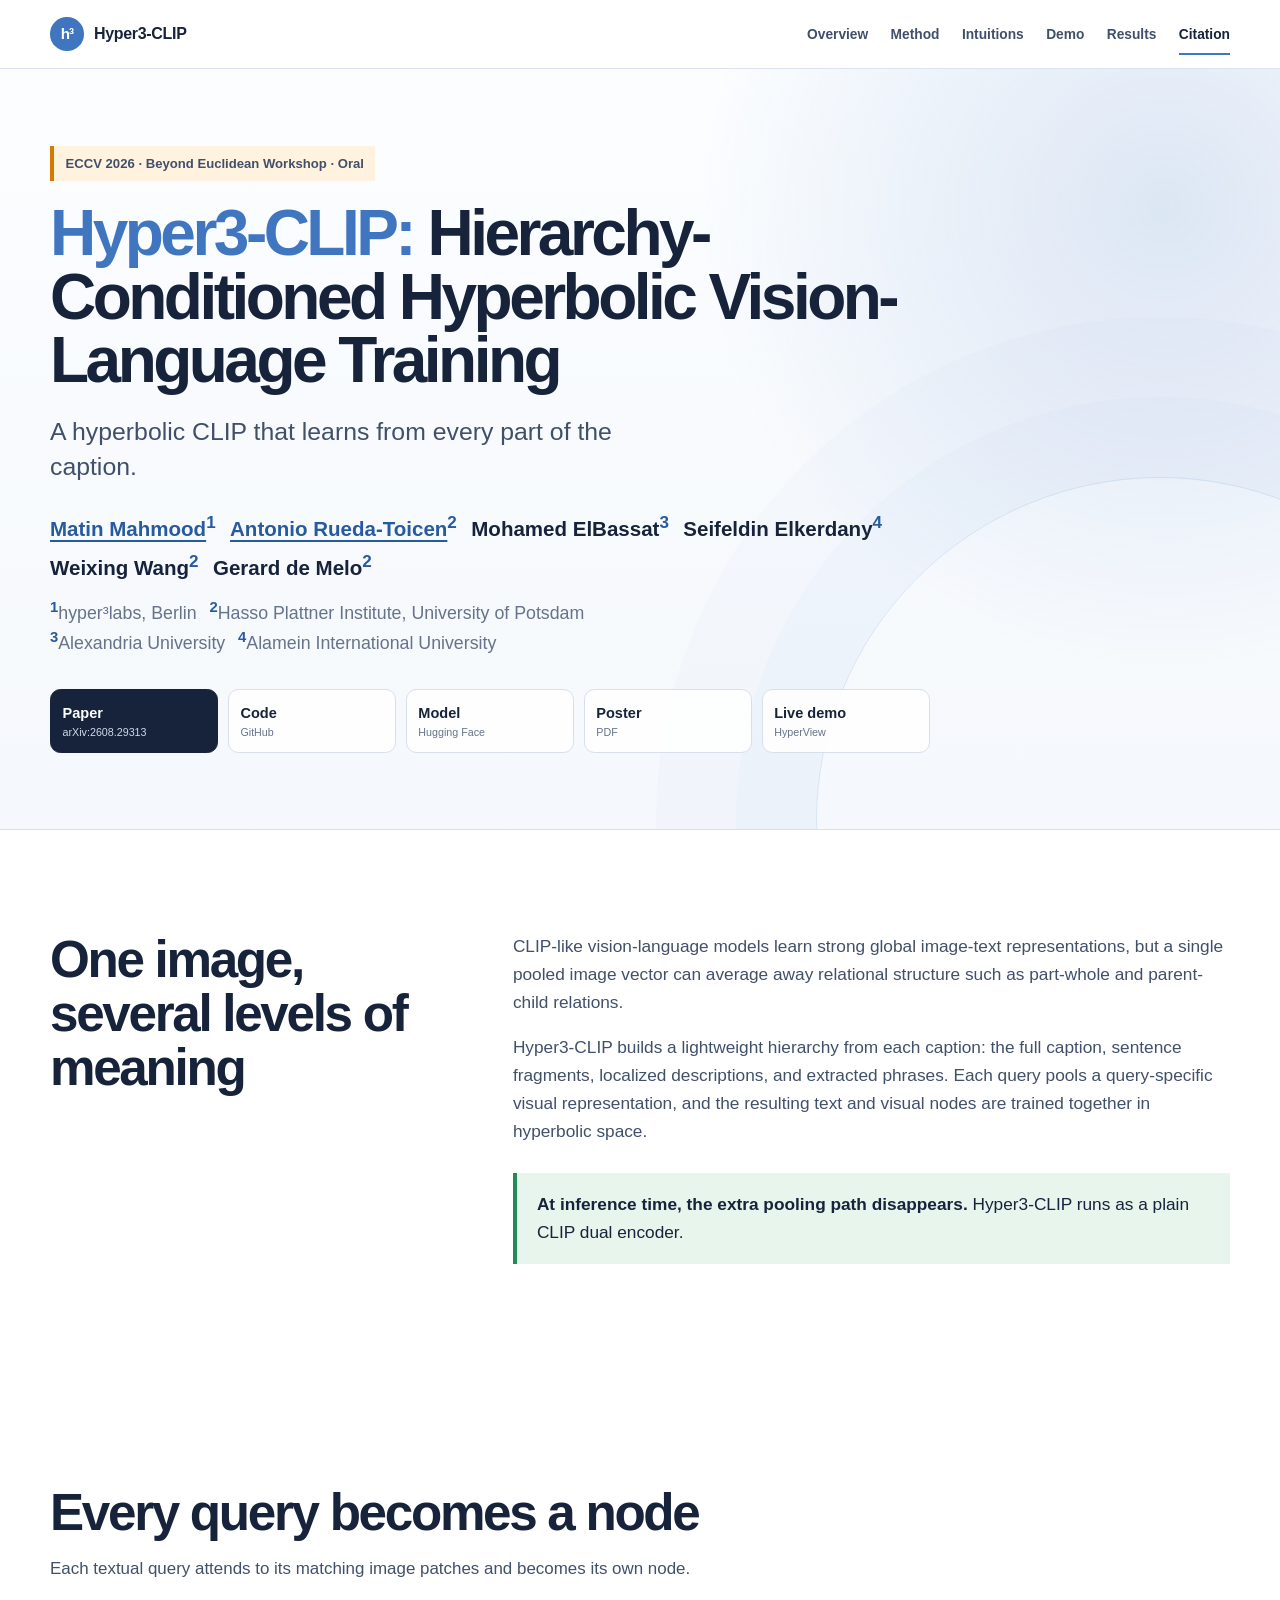
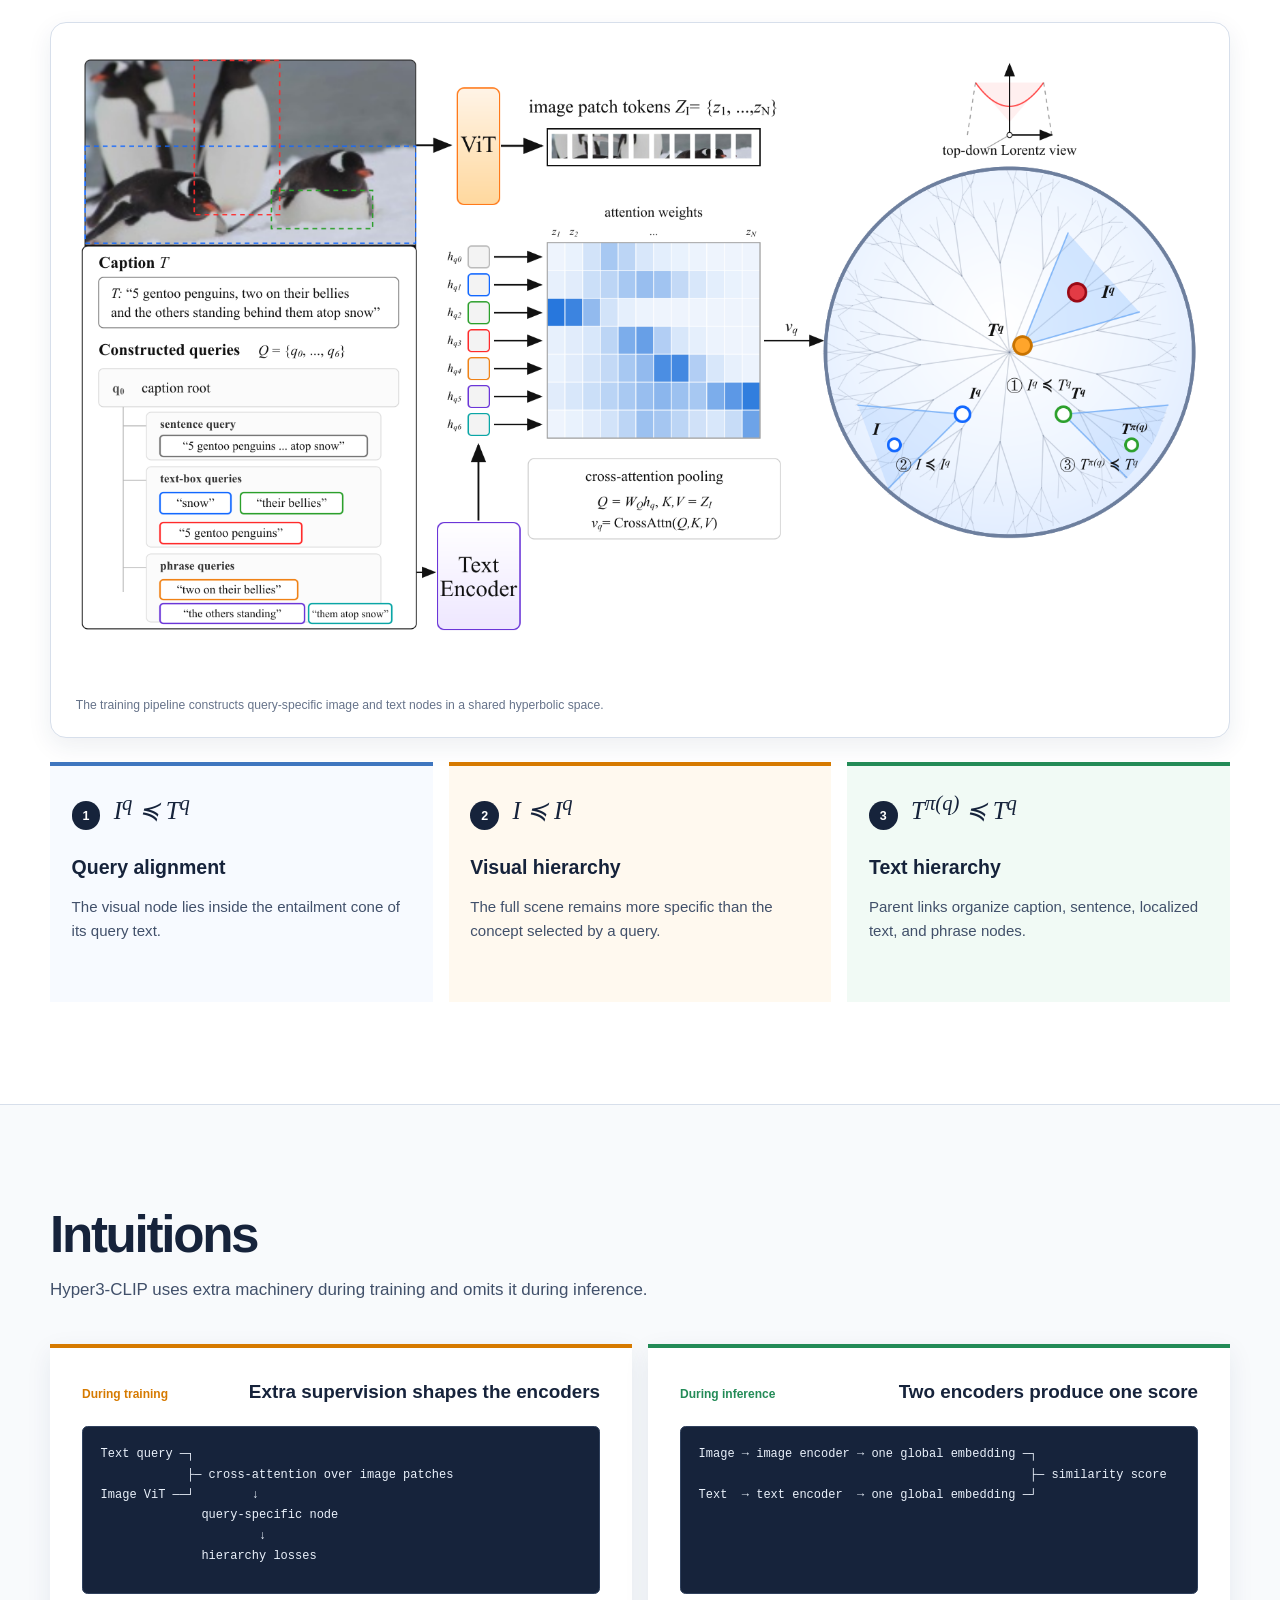
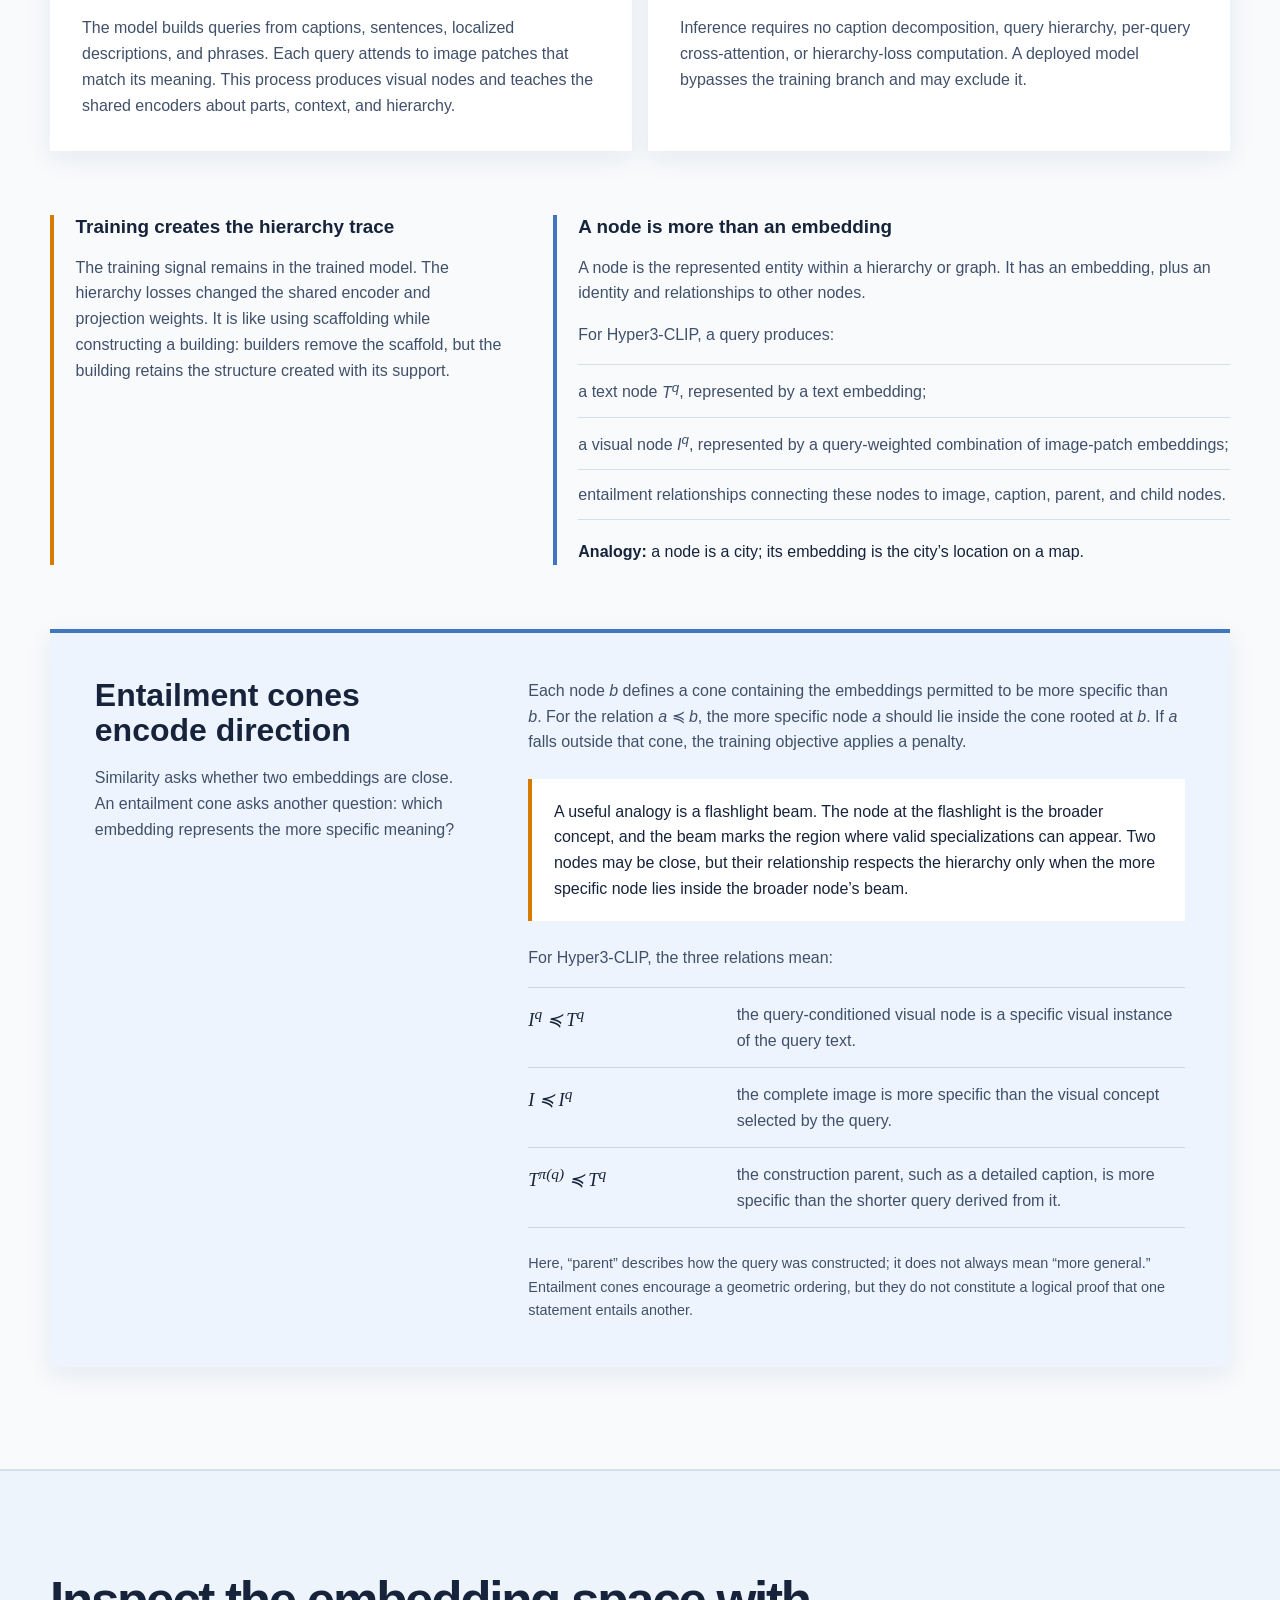
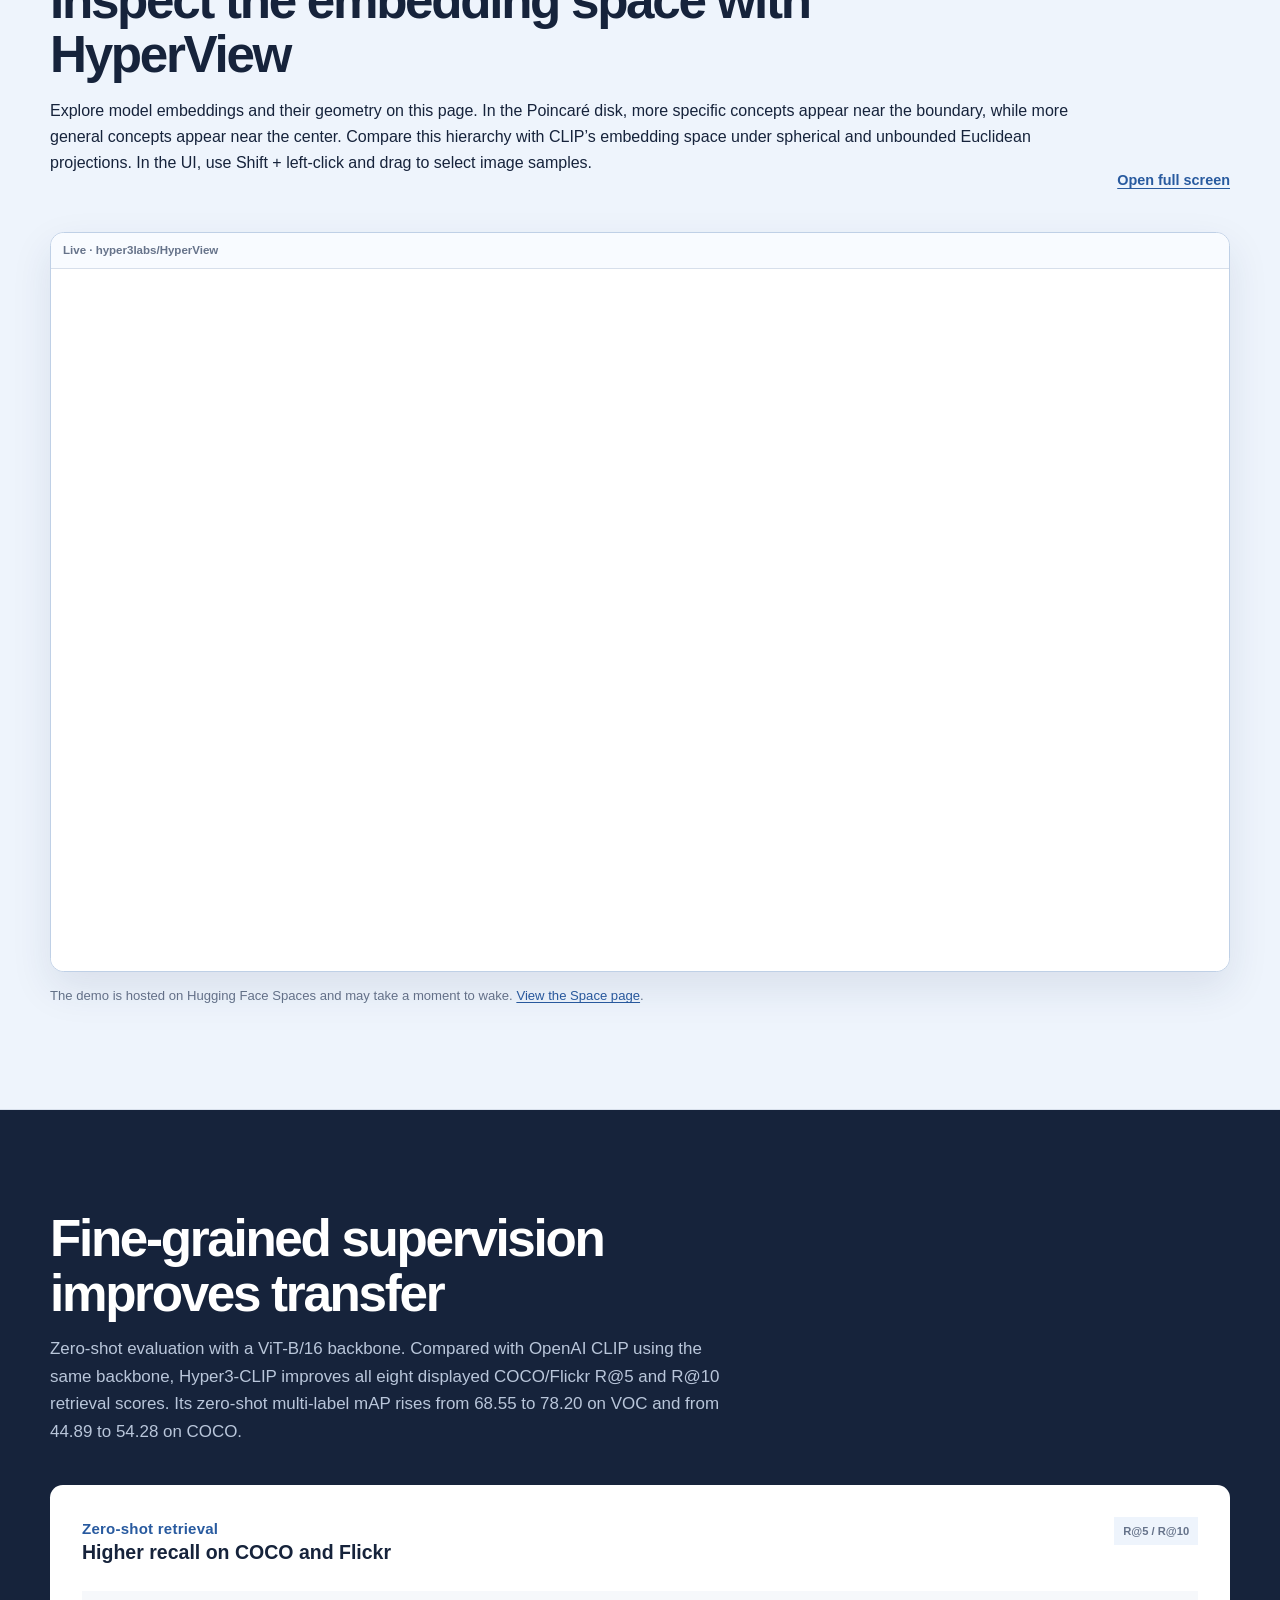
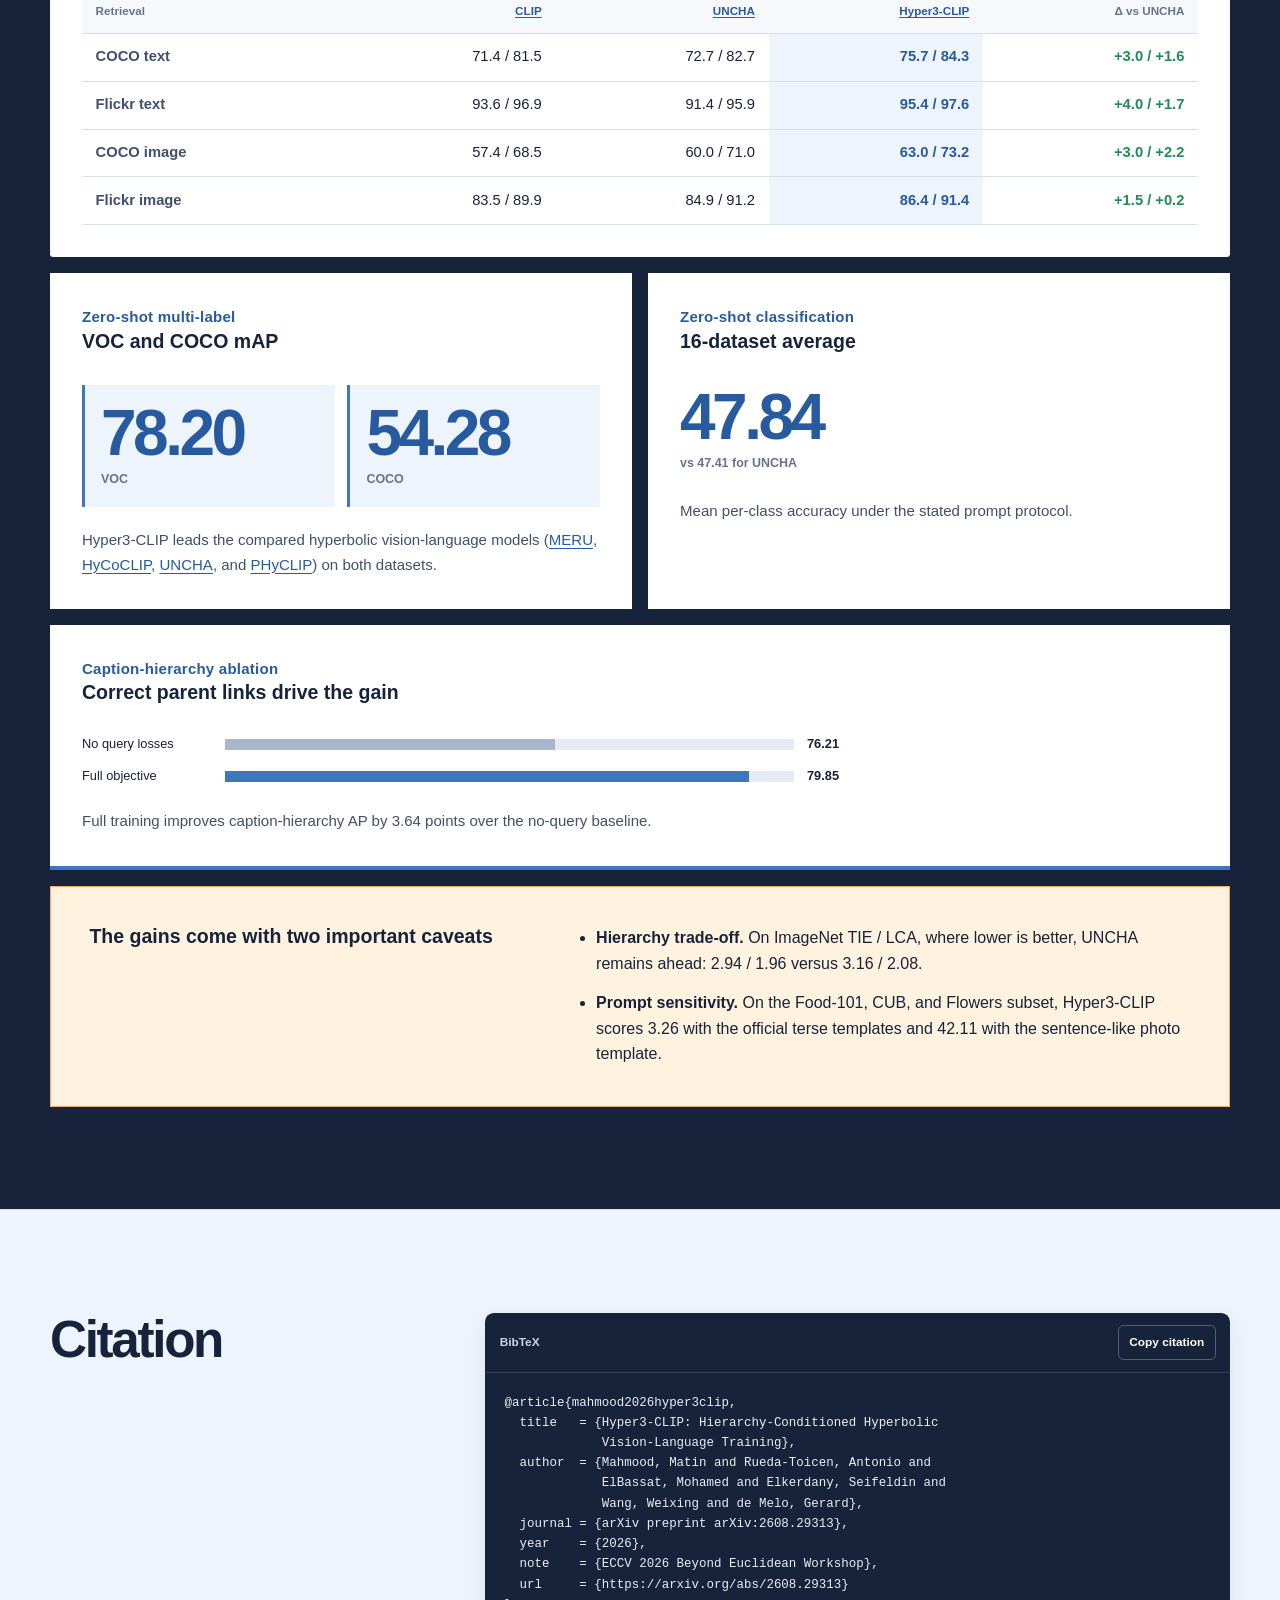
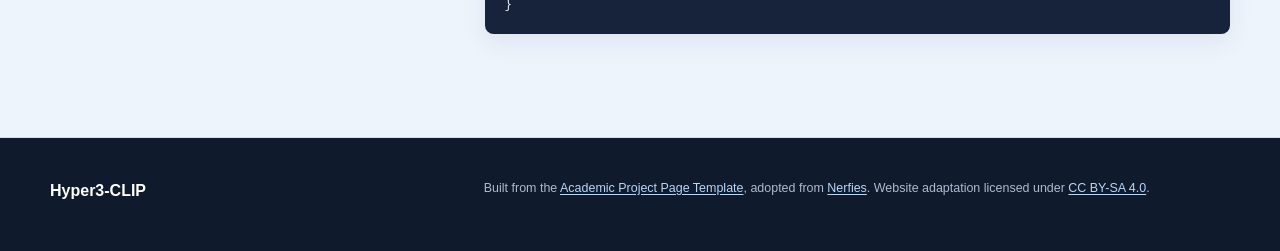
<file: index.html>
<!doctype html>
<html lang="en">
<head>
  <meta charset="utf-8">
  <meta name="viewport" content="width=device-width, initial-scale=1">

  <title>Hyper3-CLIP | ECCV 2026 Beyond Euclidean Workshop</title>
  <meta name="title" content="Hyper3-CLIP: Hierarchy-Conditioned Hyperbolic Vision-Language Training">
  <meta name="description" content="Hyper3-CLIP learns query-conditioned visual nodes in hyperbolic space, improving retrieval and multi-label transfer while preserving plain CLIP inference.">
  <meta name="keywords" content="Hyper3-CLIP, hyperbolic learning, vision-language models, CLIP, hierarchical representation learning, image-text retrieval, ECCV 2026">
  <meta name="author" content="Matin Mahmood, Antonio Rueda-Toicen, Mohamed ElBassat, Seifeldin Elkerdany, Weixing Wang, Gerard de Melo">
  <meta name="robots" content="index, follow">
  <meta name="theme-color" content="#16233b">
  <link rel="canonical" href="https://hyper3labs.github.io/hyper3clip-eccv/">

  <meta property="og:type" content="article">
  <meta property="og:site_name" content="hyper³labs">
  <meta property="og:title" content="Hyper3-CLIP: Hierarchy-Conditioned Hyperbolic Vision-Language Training">
  <meta property="og:description" content="A hyperbolic CLIP that learns from every part of the caption.">
  <meta property="og:url" content="https://hyper3labs.github.io/hyper3clip-eccv/">
  <meta property="og:image" content="https://hyper3labs.github.io/hyper3clip-eccv/static/images/social_preview.png">
  <meta property="og:image:width" content="1200">
  <meta property="og:image:height" content="630">
  <meta property="og:image:alt" content="Hyper3-CLIP title and query-conditioned penguin hierarchy">
  <meta property="article:published_time" content="2026-08-29T14:55:40Z">
  <meta property="article:section" content="Computer Vision">

  <meta name="twitter:card" content="summary_large_image">
  <meta name="twitter:title" content="Hyper3-CLIP">
  <meta name="twitter:description" content="A hyperbolic CLIP that learns from every part of the caption.">
  <meta name="twitter:image" content="https://hyper3labs.github.io/hyper3clip-eccv/static/images/social_preview.png">

  <meta name="citation_title" content="Hyper3-CLIP: Hierarchy-Conditioned Hyperbolic Vision-Language Training">
  <meta name="citation_author" content="Mahmood, Matin">
  <meta name="citation_author" content="Rueda-Toicen, Antonio">
  <meta name="citation_author" content="ElBassat, Mohamed">
  <meta name="citation_author" content="Elkerdany, Seifeldin">
  <meta name="citation_author" content="Wang, Weixing">
  <meta name="citation_author" content="de Melo, Gerard">
  <meta name="citation_publication_date" content="2026/08/29">
  <meta name="citation_conference_title" content="ECCV 2026 Beyond Euclidean Workshop">
  <meta name="citation_arxiv_id" content="2608.29313">
  <meta name="citation_pdf_url" content="https://arxiv.org/pdf/2608.29313">

  <link rel="icon" href="static/images/favicon.svg" type="image/svg+xml">
  <link rel="stylesheet" href="static/css/index.css">
  <script defer src="static/js/index.js"></script>

  <script type="application/ld+json">
  {
    "@context": "https://schema.org",
    "@type": "ScholarlyArticle",
    "headline": "Hyper3-CLIP: Hierarchy-Conditioned Hyperbolic Vision-Language Training",
    "description": "A hierarchy-conditioned hyperbolic vision-language model with query-conditioned visual pooling.",
    "datePublished": "2026-08-29",
    "url": "https://hyper3labs.github.io/hyper3clip-eccv/",
    "image": "https://hyper3labs.github.io/hyper3clip-eccv/static/images/social_preview.png",
    "sameAs": "https://arxiv.org/abs/2608.29313",
    "isAccessibleForFree": true,
    "author": [
      {"@type": "Person", "name": "Matin Mahmood", "affiliation": {"@type": "Organization", "name": "hyper³labs"}},
      {"@type": "Person", "name": "Antonio Rueda-Toicen", "affiliation": {"@type": "Organization", "name": "Hasso Plattner Institute, University of Potsdam"}},
      {"@type": "Person", "name": "Mohamed ElBassat", "affiliation": {"@type": "Organization", "name": "Alexandria University"}},
      {"@type": "Person", "name": "Seifeldin Elkerdany", "affiliation": {"@type": "Organization", "name": "Alamein International University"}},
      {"@type": "Person", "name": "Weixing Wang", "affiliation": {"@type": "Organization", "name": "Hasso Plattner Institute, University of Potsdam"}},
      {"@type": "Person", "name": "Gerard de Melo", "affiliation": {"@type": "Organization", "name": "Hasso Plattner Institute, University of Potsdam"}}
    ],
    "about": ["vision-language models", "hyperbolic representation learning", "image-text retrieval"]
  }
  </script>
</head>
<body>
  <a class="skip-link" href="#main-content">Skip to content</a>

  <header class="site-header">
    <nav class="nav-shell" aria-label="Primary navigation">
      <a class="lab-mark" href="#top" aria-label="Hyper3-CLIP home">
        <span aria-hidden="true" class="lab-glyph">h³</span>
        <span>Hyper3-CLIP</span>
      </a>
      <div class="nav-links">
        <a href="#overview">Overview</a>
        <a href="#method">Method</a>
        <a href="#intuitions">Intuitions</a>
        <a href="#demo">Demo</a>
        <a href="#results">Results</a>
        <a href="#citation">Citation</a>
      </div>
    </nav>
  </header>

  <main id="main-content">
    <section class="publication-header" id="top">
      <div class="container hero-grid">
        <div class="hero-copy">
          <p class="venue-line">ECCV 2026 · Beyond Euclidean Workshop · Oral</p>
          <h1 class="publication-title">
            <span>Hyper3-CLIP:</span> Hierarchy-Conditioned Hyperbolic Vision-Language Training
          </h1>
          <p class="hero-deck">A hyperbolic CLIP that learns from every part of the caption.</p>

          <div class="publication-authors" aria-label="Authors">
            <span><a href="mailto:matin@hyper3labs.com">Matin Mahmood</a><sup>1</sup></span>
            <span><a href="mailto:antonio.rueda-toicen@hpi.de">Antonio Rueda-Toicen</a><sup>2</sup></span>
            <span>Mohamed ElBassat<sup>3</sup></span>
            <span>Seifeldin Elkerdany<sup>4</sup></span>
            <span>Weixing Wang<sup>2</sup></span>
            <span>Gerard de Melo<sup>2</sup></span>
          </div>

          <div class="affiliations">
            <span><sup>1</sup>hyper³labs, Berlin</span>
            <span><sup>2</sup>Hasso Plattner Institute, University of Potsdam</span>
            <span><sup>3</sup>Alexandria University</span>
            <span><sup>4</sup>Alamein International University</span>
          </div>

          <div class="publication-links" aria-label="Project resources">
            <a class="resource-button resource-button--primary" href="https://arxiv.org/abs/2608.29313" target="_blank" rel="noopener noreferrer">
              <span class="resource-label">Paper</span><span class="resource-meta">arXiv:2608.29313</span>
            </a>
            <a class="resource-button" href="https://github.com/Hyper3Labs/hyper3-clip" target="_blank" rel="noopener noreferrer">
              <span class="resource-label">Code</span><span class="resource-meta">GitHub</span>
            </a>
            <a class="resource-button" href="https://huggingface.co/hyper3labs/hyper3-clip" target="_blank" rel="noopener noreferrer">
              <span class="resource-label">Model</span><span class="resource-meta">Hugging Face</span>
            </a>
            <a class="resource-button" href="static/pdfs/hyper3clip-poster.pdf" target="_blank">
              <span class="resource-label">Poster</span><span class="resource-meta">PDF</span>
            </a>
            <a class="resource-button" href="https://huggingface.co/spaces/hyper3labs/HyperView" target="_blank" rel="noopener noreferrer">
              <span class="resource-label">Live demo</span><span class="resource-meta">HyperView</span>
            </a>
          </div>
        </div>
      </div>
    </section>

    <section class="section" id="overview">
      <div class="container split-layout">
        <div>
          <h2>One image, several levels of meaning</h2>
        </div>
        <div class="prose">
          <p>CLIP-like vision-language models learn strong global image-text representations, but a single pooled image vector can average away relational structure such as part-whole and parent-child relations.</p>
          <p>Hyper3-CLIP builds a lightweight hierarchy from each caption: the full caption, sentence fragments, localized descriptions, and extracted phrases. Each query pools a query-specific visual representation, and the resulting text and visual nodes are trained together in hyperbolic space.</p>
          <p class="plain-inference"><strong>At inference time, the extra pooling path disappears.</strong> Hyper3-CLIP runs as a plain CLIP dual encoder.</p>
        </div>
      </div>
    </section>

    <section class="section" id="method">
      <div class="container">
        <div class="section-heading">
          <h2>Every query becomes a node</h2>
          <p>Each textual query attends to its matching image patches and becomes its own node.</p>
        </div>

        <figure class="method-figure">
          <img src="static/images/hyper3clip-method.png" alt="Detailed Hyper3-CLIP pipeline showing penguin image patches, constructed queries, cross-attention pooling, and entailment relations in Lorentz space" width="1672" height="941" decoding="async">
          <figcaption>The training pipeline constructs query-specific image and text nodes in a shared hyperbolic space.</figcaption>
        </figure>

        <div class="relation-grid" aria-label="Training entailment relations">
          <article class="relation relation--blue">
            <div class="relation-formula"><span>1</span> I<sup>q</sup> ≼ T<sup>q</sup></div>
            <h3>Query alignment</h3>
            <p>The visual node lies inside the entailment cone of its query text.</p>
          </article>
          <article class="relation relation--orange">
            <div class="relation-formula"><span>2</span> I ≼ I<sup>q</sup></div>
            <h3>Visual hierarchy</h3>
            <p>The full scene remains more specific than the concept selected by a query.</p>
          </article>
          <article class="relation relation--green">
            <div class="relation-formula"><span>3</span> T<sup>π(q)</sup> ≼ T<sup>q</sup></div>
            <h3>Text hierarchy</h3>
            <p>Parent links organize caption, sentence, localized text, and phrase nodes.</p>
          </article>
        </div>
      </div>
    </section>

    <section class="section section--intuition" id="intuitions">
      <div class="container">
        <div class="section-heading">
          <h2>Intuitions</h2>
          <p>Hyper3-CLIP uses extra machinery during training and omits it during inference.</p>
        </div>

        <div class="intuition-paths">
          <article class="intuition-path intuition-path--training">
            <div class="path-heading">
              <span class="path-tag">During training</span>
              <h3>Extra supervision shapes the encoders</h3>
            </div>
            <pre class="intuition-diagram" aria-label="Training flow from text query and image patches to hierarchy losses"><code>Text query ─┐
            ├─ cross-attention over image patches
Image ViT ──┘        ↓
              query-specific node
                      ↓
              hierarchy losses</code></pre>
            <p>The model builds queries from captions, sentences, localized descriptions, and phrases. Each query attends to image patches that match its meaning. This process produces visual nodes and teaches the shared encoders about parts, context, and hierarchy.</p>
          </article>

          <article class="intuition-path intuition-path--inference">
            <div class="path-heading">
              <span class="path-tag">During inference</span>
              <h3>Two encoders produce one score</h3>
            </div>
            <pre class="intuition-diagram" aria-label="Inference flow from image and text encoders to a similarity score"><code>Image → image encoder → one global embedding ─┐
                                              ├─ similarity score
Text  → text encoder  → one global embedding ─┘</code></pre>
            <p>Inference requires no caption decomposition, query hierarchy, per-query cross-attention, or hierarchy-loss computation. A deployed model bypasses the training branch and may exclude it.</p>
          </article>
        </div>

        <div class="intuition-details">
          <article class="intuition-note intuition-note--scaffold">
            <h3>Training creates the hierarchy trace</h3>
            <p>The training signal remains in the trained model. The hierarchy losses changed the shared encoder and projection weights. It is like using scaffolding while constructing a building: builders remove the scaffold, but the building retains the structure created with its support.</p>
          </article>

          <article class="intuition-note intuition-note--node">
            <h3>A node is more than an embedding</h3>
            <p>A node is the represented entity within a hierarchy or graph. It has an embedding, plus an identity and relationships to other nodes.</p>
            <p>For Hyper3-CLIP, a query produces:</p>
            <ul class="node-list">
              <li>a text node <i>T<sup>q</sup></i>, represented by a text embedding;</li>
              <li>a visual node <i>I<sup>q</sup></i>, represented by a query-weighted combination of image-patch embeddings;</li>
              <li>entailment relationships connecting these nodes to image, caption, parent, and child nodes.</li>
            </ul>
            <p class="analogy"><strong>Analogy:</strong> a node is a city; its embedding is the city’s location on a map.</p>
          </article>
        </div>

        <article class="cone-explainer">
          <div class="cone-heading">
            <h3>Entailment cones encode direction</h3>
            <p>Similarity asks whether two embeddings are close. An entailment cone asks another question: which embedding represents the more specific meaning?</p>
          </div>
          <div class="cone-content">
            <p>Each node <i>b</i> defines a cone containing the embeddings permitted to be more specific than <i>b</i>. For the relation <i>a</i> ≼ <i>b</i>, the more specific node <i>a</i> should lie inside the cone rooted at <i>b</i>. If <i>a</i> falls outside that cone, the training objective applies a penalty.</p>
            <p class="cone-analogy">A useful analogy is a flashlight beam. The node at the flashlight is the broader concept, and the beam marks the region where valid specializations can appear. Two nodes may be close, but their relationship respects the hierarchy only when the more specific node lies inside the broader node’s beam.</p>
            <p>For Hyper3-CLIP, the three relations mean:</p>
            <ul class="cone-relations">
              <li><span class="cone-formula"><i>I<sup>q</sup> ≼ T<sup>q</sup></i></span><span>the query-conditioned visual node is a specific visual instance of the query text.</span></li>
              <li><span class="cone-formula"><i>I ≼ I<sup>q</sup></i></span><span>the complete image is more specific than the visual concept selected by the query.</span></li>
              <li><span class="cone-formula"><i>T<sup>π(q)</sup> ≼ T<sup>q</sup></i></span><span>the construction parent, such as a detailed caption, is more specific than the shorter query derived from it.</span></li>
            </ul>
            <p class="cone-caveat">Here, “parent” describes how the query was constructed; it does not always mean “more general.” Entailment cones encourage a geometric ordering, but they do not constitute a logical proof that one statement entails another.</p>
          </div>
        </article>
      </div>
    </section>

    <section class="section section--tinted" id="demo">
      <div class="container">
        <div class="section-heading section-heading--with-action">
          <div>
            <h2>Inspect the embedding space with HyperView</h2>
            <p>Explore model embeddings and their geometry on this page. In the Poincaré disk, more specific concepts appear near the boundary, while more general concepts appear near the center. Compare this hierarchy with CLIP’s embedding space under spherical and unbounded Euclidean projections. In the UI, use Shift + left-click and drag to select image samples.</p>
          </div>
          <a class="text-link" href="https://hyper3labs-hyperview.hf.space/" target="_blank" rel="noopener noreferrer">Open full screen</a>
        </div>
        <div class="demo-frame-shell">
          <iframe
            src="https://hyper3labs-hyperview.hf.space/"
            title="HyperView interactive embedding-space demo"
            loading="lazy"
            allow="clipboard-read; clipboard-write; fullscreen"
            allowfullscreen
          ></iframe>
        </div>
        <p class="demo-note">The demo is hosted on Hugging Face Spaces and may take a moment to wake. <a href="https://huggingface.co/spaces/hyper3labs/HyperView" target="_blank" rel="noopener noreferrer">View the Space page</a>.</p>
      </div>
    </section>

    <section class="section section--ink" id="results">
      <div class="container">
        <div class="section-heading section-heading--light">
          <h2>Fine-grained supervision improves transfer</h2>
          <p>Zero-shot evaluation with a ViT-B/16 backbone. Compared with OpenAI CLIP using the same backbone, Hyper3-CLIP improves all eight displayed COCO/Flickr R@5 and R@10 retrieval scores. Its zero-shot multi-label mAP rises from 68.55 to 78.20 on VOC and from 44.89 to 54.28 on COCO.</p>
        </div>

        <div class="results-layout">
          <article class="results-panel results-panel--table">
            <div class="panel-heading">
              <div>
                <p class="panel-label">Zero-shot retrieval</p>
                <h3>Higher recall on COCO and Flickr</h3>
              </div>
              <span class="metric-key">R@5 / R@10</span>
            </div>
            <div class="table-scroll" tabindex="0" aria-label="Scrollable retrieval results table">
              <table>
                <thead>
                  <tr><th scope="col">Retrieval</th><th scope="col"><a href="https://arxiv.org/pdf/2103.00020" target="_blank" rel="noopener noreferrer">CLIP</a></th><th scope="col"><a href="https://arxiv.org/abs/2603.22042" target="_blank" rel="noopener noreferrer">UNCHA</a></th><th scope="col"><a href="https://arxiv.org/abs/2608.29313" target="_blank" rel="noopener noreferrer">Hyper3-CLIP</a></th><th scope="col">Δ vs UNCHA</th></tr>
                </thead>
                <tbody>
                  <tr><th scope="row">COCO text</th><td>71.4 / 81.5</td><td>72.7 / 82.7</td><td class="best">75.7 / 84.3</td><td class="gain">+3.0 / +1.6</td></tr>
                  <tr><th scope="row">Flickr text</th><td>93.6 / 96.9</td><td>91.4 / 95.9</td><td class="best">95.4 / 97.6</td><td class="gain">+4.0 / +1.7</td></tr>
                  <tr><th scope="row">COCO image</th><td>57.4 / 68.5</td><td>60.0 / 71.0</td><td class="best">63.0 / 73.2</td><td class="gain">+3.0 / +2.2</td></tr>
                  <tr><th scope="row">Flickr image</th><td>83.5 / 89.9</td><td>84.9 / 91.2</td><td class="best">86.4 / 91.4</td><td class="gain">+1.5 / +0.2</td></tr>
                </tbody>
              </table>
            </div>
          </article>

          <article class="results-panel stat-panel">
            <p class="panel-label">Zero-shot multi-label</p>
            <h3>VOC and COCO mAP</h3>
            <div class="paired-stat">
              <div><strong>78.20</strong><span>VOC</span></div>
              <div><strong>54.28</strong><span>COCO</span></div>
            </div>
            <p>Hyper3-CLIP leads the compared hyperbolic vision-language models (<a href="https://arxiv.org/abs/2304.09172" target="_blank" rel="noopener noreferrer">MERU</a>, <a href="https://arxiv.org/abs/2410.06912" target="_blank" rel="noopener noreferrer">HyCoCLIP</a>, <a href="https://arxiv.org/abs/2603.22042" target="_blank" rel="noopener noreferrer">UNCHA</a>, and <a href="https://arxiv.org/abs/2510.08919" target="_blank" rel="noopener noreferrer">PHyCLIP</a>) on both datasets.</p>
          </article>

          <article class="results-panel stat-panel">
            <p class="panel-label">Zero-shot classification</p>
            <h3>16-dataset average</h3>
            <div class="comparison-stat"><strong>47.84</strong><span>vs 47.41 for UNCHA</span></div>
            <p>Mean per-class accuracy under the stated prompt protocol.</p>
          </article>

          <article class="results-panel ablation-panel">
            <p class="panel-label">Caption-hierarchy ablation</p>
            <h3>Correct parent links drive the gain</h3>
            <div class="ablation-scale" role="img" aria-label="Caption hierarchy average precision: no query losses 76.21, full objective 79.85">
              <div class="ablation-row"><span>No query losses</span><div class="bar-track"><i style="width: 58%"></i></div><strong>76.21</strong></div>
              <div class="ablation-row"><span>Full objective</span><div class="bar-track"><i class="bar-full" style="width: 92%"></i></div><strong>79.85</strong></div>
            </div>
            <p>Full training improves caption-hierarchy AP by 3.64 points over the no-query baseline.</p>
          </article>
        </div>

        <aside class="caveat-panel" aria-labelledby="caveat-title">
          <div>
            <h3 id="caveat-title">The gains come with two important caveats</h3>
          </div>
          <ul>
            <li><strong>Hierarchy trade-off.</strong> On ImageNet TIE / LCA, where lower is better, UNCHA remains ahead: 2.94 / 1.96 versus 3.16 / 2.08.</li>
            <li><strong>Prompt sensitivity.</strong> On the Food-101, CUB, and Flowers subset, Hyper3-CLIP scores 3.26 with the official terse templates and 42.11 with the sentence-like photo template.</li>
          </ul>
        </aside>
      </div>
    </section>

    <section class="section section--tinted" id="citation">
      <div class="container citation-layout">
        <div>
          <h2>Citation</h2>
        </div>
        <div class="bibtex-card">
          <div class="bibtex-header">
            <span>BibTeX</span>
            <button class="copy-button" type="button" data-copy-bibtex aria-describedby="copy-status">Copy citation</button>
          </div>
          <pre id="bibtex-code"><code>@article{mahmood2026hyper3clip,
  title   = {Hyper3-CLIP: Hierarchy-Conditioned Hyperbolic
             Vision-Language Training},
  author  = {Mahmood, Matin and Rueda-Toicen, Antonio and
             ElBassat, Mohamed and Elkerdany, Seifeldin and
             Wang, Weixing and de Melo, Gerard},
  journal = {arXiv preprint arXiv:2608.29313},
  year    = {2026},
  note    = {ECCV 2026 Beyond Euclidean Workshop},
  url     = {https://arxiv.org/abs/2608.29313}
}</code></pre>
          <span id="copy-status" class="visually-hidden" aria-live="polite"></span>
        </div>
      </div>
    </section>
  </main>

  <footer class="site-footer">
    <div class="container footer-grid">
      <div>
        <p class="footer-title">Hyper3-CLIP</p>
      </div>
      <p>Built from the <a href="https://github.com/eliahuhorwitz/Academic-project-page-template" target="_blank" rel="noopener noreferrer">Academic Project Page Template</a>, adopted from <a href="https://nerfies.github.io/" target="_blank" rel="noopener noreferrer">Nerfies</a>. Website adaptation licensed under <a href="https://creativecommons.org/licenses/by-sa/4.0/" target="_blank" rel="license noopener noreferrer">CC BY-SA 4.0</a>.</p>
    </div>
  </footer>
</body>
</html>
</file>
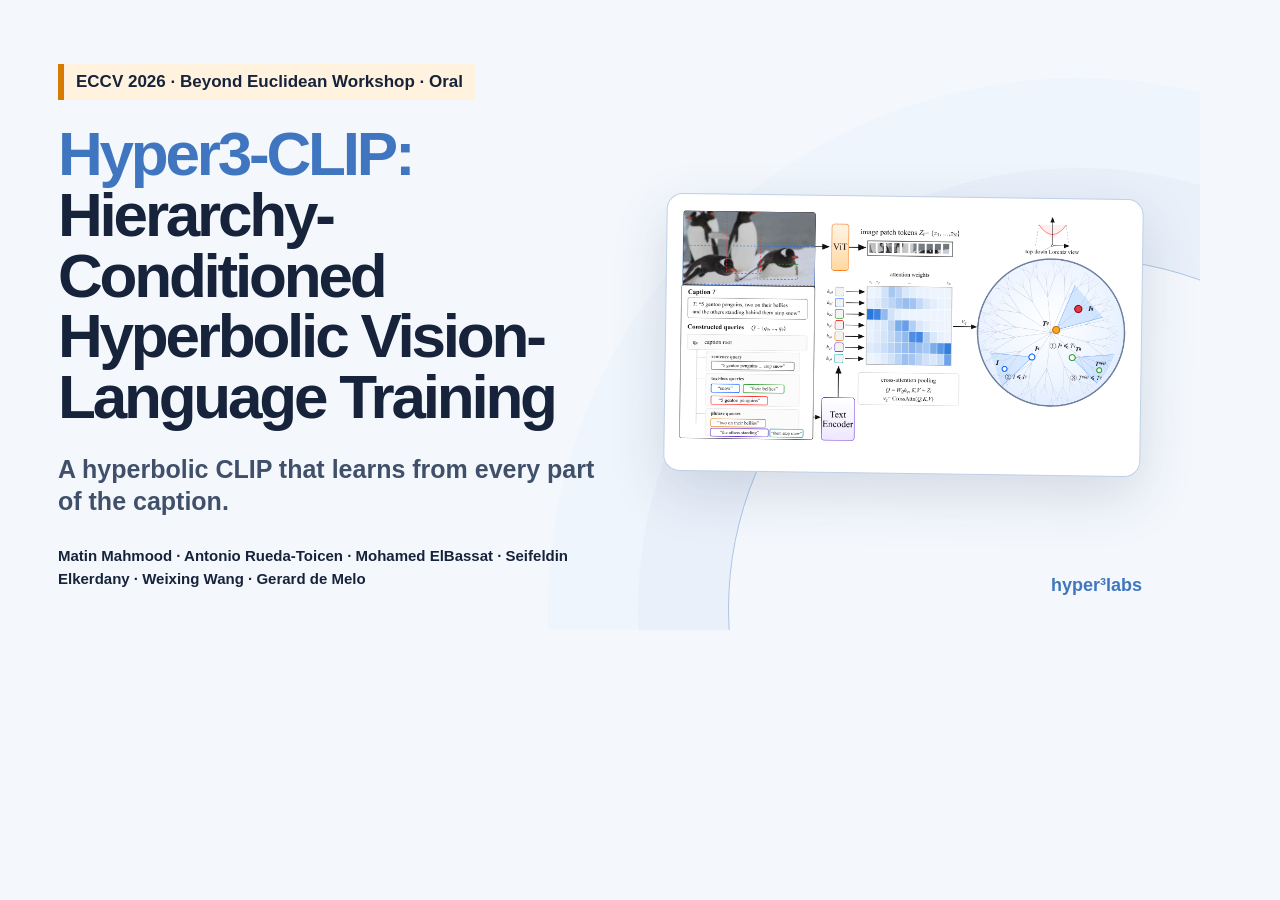
<file: social-preview.html>
<!doctype html>
<html lang="en">
<head>
  <meta charset="utf-8">
  <meta name="viewport" content="width=device-width, initial-scale=1">
  <title>Hyper3-CLIP social preview</title>
  <link rel="icon" href="static/images/favicon.svg" type="image/svg+xml">
  <style>
    * { box-sizing: border-box; }
    html, body { width: 1200px; height: 630px; margin: 0; overflow: hidden; }
    body { font-family: Inter, ui-sans-serif, -apple-system, BlinkMacSystemFont, "Segoe UI", sans-serif; color: #16233b; background: #f4f8fd; }
    .card { position: relative; display: grid; grid-template-columns: 1.08fr .92fr; width: 1200px; height: 630px; padding: 64px 58px; gap: 48px; overflow: hidden; }
    .card::after { position: absolute; right: -230px; bottom: -330px; width: 700px; height: 700px; border: 1px solid #a9c5e7; border-radius: 50%; box-shadow: 0 0 0 90px rgba(63,118,191,.035), 0 0 0 180px rgba(63,118,191,.022); content: ""; }
    .copy { z-index: 1; align-self: center; }
    .venue { display: inline-block; margin: 0 0 24px; padding: 8px 12px; border-left: 6px solid #d67a00; background: #fff3df; font-size: 17px; font-weight: 750; }
    h1 { margin: 0; font-size: 62px; letter-spacing: -3.2px; line-height: .98; }
    h1 span { color: #3f76bf; }
    .deck { margin: 25px 0 26px; color: #41506a; font-size: 25px; font-weight: 560; line-height: 1.3; }
    .authors { max-width: 620px; font-size: 15px; font-weight: 680; line-height: 1.55; }
    .figure { z-index: 1; align-self: center; margin: 0; padding: 10px; border: 1px solid #bfd0e6; border-radius: 16px; background: white; box-shadow: 0 20px 55px rgba(25,48,84,.15); transform: rotate(.8deg); }
    .figure img { display: block; width: 100%; border-radius: 9px; }
    .mark { position: absolute; right: 58px; bottom: 34px; z-index: 2; color: #3f76bf; font-size: 18px; font-weight: 800; }
  </style>
</head>
<body>
  <main class="card">
    <section class="copy">
      <p class="venue">ECCV 2026 · Beyond Euclidean Workshop · Oral</p>
      <h1><span>Hyper3-CLIP:</span><br>Hierarchy-Conditioned Hyperbolic Vision-Language Training</h1>
      <p class="deck">A hyperbolic CLIP that learns from every part of the caption.</p>
      <p class="authors">Matin Mahmood · Antonio Rueda-Toicen · Mohamed ElBassat · Seifeldin Elkerdany · Weixing Wang · Gerard de Melo</p>
    </section>
    <figure class="figure"><img src="static/images/hyper3clip-method.png" alt=""></figure>
    <div class="mark">hyper³labs</div>
  </main>
</body>
</html>
</file>
<file: static/css/index.css>
:root {
  --ink: #16233b;
  --ink-soft: #41506a;
  --blue: #3f76bf;
  --blue-deep: #285a9f;
  --ice: #eef4fc;
  --ice-strong: #dbe9fa;
  --orange: #d67a00;
  --orange-pale: #fff3df;
  --green: #238b57;
  --green-pale: #e8f5ed;
  --paper: #ffffff;
  --line: #d7dfeb;
  --muted: #66738a;
  --max-width: 1180px;
  --text-width: 720px;
  --shadow-soft: 0 16px 40px rgba(25, 48, 84, 0.1);
  --shadow-small: 0 8px 24px rgba(25, 48, 84, 0.08);
}

*,
*::before,
*::after {
  box-sizing: border-box;
}

html {
  scroll-behavior: smooth;
  scroll-padding-top: 5rem;
}

body {
  margin: 0;
  color: var(--ink);
  background: var(--paper);
  font-family: Inter, ui-sans-serif, -apple-system, BlinkMacSystemFont, "Segoe UI", sans-serif;
  font-size: 16px;
  line-height: 1.62;
  -webkit-font-smoothing: antialiased;
  text-rendering: optimizeLegibility;
}

img {
  display: block;
  height: auto;
  max-width: 100%;
}

a {
  color: var(--blue-deep);
  text-underline-offset: 0.18em;
}

a:hover {
  color: var(--blue);
}

button,
a {
  -webkit-tap-highlight-color: transparent;
}

:focus-visible {
  outline: 3px solid var(--orange);
  outline-offset: 3px;
}

.skip-link {
  position: fixed;
  z-index: 100;
  top: 0.75rem;
  left: 0.75rem;
  padding: 0.65rem 0.85rem;
  color: var(--paper);
  background: var(--ink);
  transform: translateY(-180%);
}

.skip-link:focus {
  color: var(--paper);
  transform: translateY(0);
}

.visually-hidden {
  position: absolute !important;
  width: 1px !important;
  height: 1px !important;
  padding: 0 !important;
  margin: -1px !important;
  overflow: hidden !important;
  clip: rect(0, 0, 0, 0) !important;
  white-space: nowrap !important;
  border: 0 !important;
}

.container {
  width: min(calc(100% - 2.5rem), var(--max-width));
  margin-inline: auto;
}

.site-header {
  position: sticky;
  z-index: 50;
  top: 0;
  border-bottom: 1px solid rgba(215, 223, 235, 0.85);
  background: rgba(255, 255, 255, 0.94);
  backdrop-filter: blur(14px);
}

.nav-shell {
  display: flex;
  align-items: center;
  justify-content: space-between;
  width: min(calc(100% - 2.5rem), var(--max-width));
  min-height: 4.25rem;
  margin-inline: auto;
  gap: 1.5rem;
}

.lab-mark {
  display: inline-flex;
  align-items: center;
  flex: none;
  gap: 0.65rem;
  color: var(--ink);
  font-weight: 750;
  text-decoration: none;
  letter-spacing: -0.02em;
}

.lab-mark:hover {
  color: var(--ink);
}

.lab-glyph {
  display: grid;
  width: 2.1rem;
  height: 2.1rem;
  place-items: center;
  border-radius: 50%;
  color: var(--paper);
  background: var(--blue);
  font-size: 0.95rem;
  letter-spacing: -0.08em;
}

.nav-links {
  display: flex;
  align-items: center;
  gap: 1.4rem;
  overflow-x: auto;
  scrollbar-width: none;
}

.nav-links::-webkit-scrollbar {
  display: none;
}

.nav-links a {
  position: relative;
  flex: none;
  padding: 1.45rem 0 1.25rem;
  color: var(--ink-soft);
  font-size: 0.86rem;
  font-weight: 650;
  text-decoration: none;
}

.nav-links a::after {
  position: absolute;
  right: 0;
  bottom: 0.75rem;
  left: 0;
  height: 2px;
  background: var(--blue);
  content: "";
  opacity: 0;
}

.nav-links a:hover,
.nav-links a[aria-current] {
  color: var(--ink);
}

.nav-links a[aria-current]::after {
  opacity: 1;
}

.publication-header {
  position: relative;
  overflow: hidden;
  padding: clamp(3.8rem, 6vw, 5.8rem) 0 clamp(3.5rem, 6vw, 5rem);
  border-bottom: 1px solid var(--line);
  background:
    radial-gradient(circle at 91% 18%, rgba(63, 118, 191, 0.16), transparent 29rem),
    linear-gradient(180deg, #fbfdff 0%, #f5f8fc 100%);
}

.publication-header::after {
  position: absolute;
  right: -14rem;
  bottom: -21rem;
  width: 43rem;
  height: 43rem;
  border: 1px solid rgba(63, 118, 191, 0.16);
  border-radius: 50%;
  box-shadow:
    0 0 0 5rem rgba(63, 118, 191, 0.025),
    0 0 0 10rem rgba(63, 118, 191, 0.018);
  content: "";
  pointer-events: none;
}

.hero-grid {
  position: relative;
  z-index: 1;
}

.hero-copy {
  max-width: 980px;
}

.venue-line {
  display: inline-block;
  margin: 0 0 1.3rem;
  padding: 0.45rem 0.72rem;
  border-left: 4px solid var(--orange);
  color: var(--ink-soft);
  background: var(--orange-pale);
  font-size: 0.82rem;
  font-weight: 720;
}

.publication-title {
  max-width: 980px;
  margin: 0;
  color: var(--ink);
  font-size: clamp(2.6rem, 5vw, 4.4rem);
  font-weight: 820;
  letter-spacing: -0.055em;
  line-height: 0.99;
}

.publication-title span {
  color: var(--blue);
}

.hero-deck {
  max-width: 620px;
  margin: 1.45rem 0 1.55rem;
  color: var(--ink-soft);
  font-size: clamp(1.18rem, 2.1vw, 1.55rem);
  font-weight: 520;
  line-height: 1.38;
}

.publication-authors {
  display: flex;
  flex-wrap: wrap;
  gap: 0.18rem 0.9rem;
  margin-bottom: 0.8rem;
  font-size: calc(0.97rem + 5px);
  font-weight: 680;
}

.publication-authors sup,
.affiliations sup {
  color: var(--blue-deep);
  font-weight: 800;
}

.affiliations {
  display: flex;
  flex-wrap: wrap;
  gap: 0.1rem 0.8rem;
  max-width: 650px;
  color: var(--muted);
  font-size: calc(0.8rem + 5px);
  line-height: 1.48;
}

.publication-links {
  display: grid;
  grid-template-columns: repeat(5, minmax(0, 1fr));
  max-width: 880px;
  gap: 0.6rem;
  margin-top: 2rem;
}

.resource-button {
  display: flex;
  min-height: 4rem;
  flex-direction: column;
  justify-content: center;
  padding: 0.62rem 0.72rem;
  border: 1px solid var(--line);
  border-radius: 0.65rem;
  color: var(--ink);
  background: rgba(255, 255, 255, 0.88);
  text-decoration: none;
}

.resource-button:hover {
  border-color: var(--blue);
  color: var(--blue-deep);
  background: var(--paper);
}

.resource-button--primary {
  border-color: var(--ink);
  color: var(--paper);
  background: var(--ink);
}

.resource-button--primary:hover {
  border-color: var(--blue-deep);
  color: var(--paper);
  background: var(--blue-deep);
}

.resource-label {
  font-size: 0.91rem;
  font-weight: 760;
}

.resource-meta {
  color: var(--muted);
  font-size: 0.67rem;
  line-height: 1.2;
}

.resource-button--primary .resource-meta {
  color: #cfdaea;
}

.method-figure figcaption {
  padding: 0.72rem 0.35rem 0.15rem;
  color: var(--muted);
  font-size: 0.76rem;
}

.section {
  padding: clamp(4.5rem, 8vw, 7rem) 0;
}

.section--tinted {
  border-block: 1px solid var(--line);
  background: var(--ice);
}

.section--ink {
  color: var(--paper);
  background: var(--ink);
}

.split-layout {
  display: grid;
  grid-template-columns: minmax(220px, 0.7fr) minmax(0, 1.3fr);
  gap: clamp(2rem, 6vw, 6.5rem);
}

.panel-label {
  margin: 0 0 0.55rem;
  color: var(--blue-deep);
  font-size: 0.75rem;
  font-weight: 780;
  letter-spacing: 0.015em;
}

.section h2 {
  max-width: 760px;
  margin: 0;
  color: var(--ink);
  font-size: clamp(2rem, 4vw, 3.45rem);
  font-weight: 800;
  letter-spacing: -0.045em;
  line-height: 1.06;
}

.prose {
  max-width: var(--text-width);
  color: var(--ink-soft);
  font-size: 1.08rem;
}

.prose p:first-child {
  margin-top: 0;
}

.plain-inference {
  margin-top: 1.7rem;
  padding: 1.1rem 1.25rem;
  border-left: 4px solid var(--green);
  color: var(--ink);
  background: var(--green-pale);
}

.section-heading {
  max-width: 780px;
  margin-bottom: 2.5rem;
}

.section-heading > p:last-child {
  max-width: 680px;
  margin: 0.9rem 0 0;
  color: var(--ink-soft);
  font-size: 1.06rem;
}

.section-heading--with-action {
  display: flex;
  max-width: none;
  align-items: end;
  justify-content: space-between;
  gap: 2rem;
}

.text-link {
  flex: none;
  color: var(--blue-deep);
  font-size: 0.9rem;
  font-weight: 750;
}

.demo-frame-shell {
  position: relative;
  overflow: hidden;
  border: 1px solid #bfd0e6;
  border-radius: 0.85rem;
  background: var(--paper);
  box-shadow: var(--shadow-soft);
}

.demo-frame-shell::before {
  display: block;
  padding: 0.5rem 0.75rem;
  border-bottom: 1px solid var(--line);
  color: var(--muted);
  background: #f8fbff;
  content: "Live · hyper3labs/HyperView";
  font-size: 0.72rem;
  font-weight: 680;
}

.demo-frame-shell iframe {
  display: block;
  width: 100%;
  height: min(780px, 78vh);
  min-height: 620px;
  border: 0;
  background: var(--paper);
}

.demo-note {
  margin: 0.85rem 0 0;
  color: var(--muted);
  font-size: 0.82rem;
}

.method-figure {
  margin: 0;
  padding: clamp(0.6rem, 2vw, 1.2rem);
  border: 1px solid var(--line);
  border-radius: 1rem;
  background: var(--paper);
  box-shadow: var(--shadow-small);
}

.method-figure img {
  width: 100%;
}

.relation-grid {
  display: grid;
  grid-template-columns: repeat(3, minmax(0, 1fr));
  gap: 1rem;
  margin-top: 1.5rem;
}

.relation {
  min-height: 15rem;
  padding: 1.35rem;
  border-top: 4px solid var(--blue);
  background: #f7faff;
}

.relation--orange {
  border-top-color: var(--orange);
  background: #fff9ef;
}

.relation--green {
  border-top-color: var(--green);
  background: #f1faf5;
}

.relation-formula {
  margin-bottom: 1.5rem;
  font-family: Georgia, "Times New Roman", serif;
  font-size: 1.55rem;
  font-style: italic;
}

.relation-formula span {
  display: inline-grid;
  width: 1.8rem;
  height: 1.8rem;
  margin-right: 0.45rem;
  place-items: center;
  border-radius: 50%;
  color: var(--paper);
  background: var(--ink);
  font-family: Inter, ui-sans-serif, sans-serif;
  font-size: 0.78rem;
  font-style: normal;
  font-weight: 800;
}

.relation h3,
.results-panel h3,
.caveat-panel h3 {
  margin: 0 0 0.6rem;
  font-size: 1.22rem;
  line-height: 1.22;
}

.relation p,
.results-panel p {
  margin-bottom: 0;
  color: var(--ink-soft);
  font-size: 0.94rem;
}

.section--intuition {
  border-block: 1px solid var(--line);
  background: #f8fafc;
}

.intuition-paths {
  display: grid;
  grid-template-columns: repeat(2, minmax(0, 1fr));
  gap: 1rem;
}

.intuition-path {
  min-width: 0;
  padding: clamp(1.3rem, 2.5vw, 2rem);
  border-top: 4px solid var(--orange);
  color: var(--ink);
  background: var(--paper);
  box-shadow: var(--shadow-small);
}

.intuition-path--inference {
  border-top-color: var(--green);
}

.path-heading {
  display: flex;
  align-items: baseline;
  justify-content: space-between;
  gap: 1rem;
}

.path-heading h3,
.intuition-note h3 {
  margin: 0;
  font-size: 1.18rem;
  line-height: 1.25;
}

.path-tag {
  flex: none;
  color: var(--orange);
  font-size: 0.75rem;
  font-weight: 780;
}

.intuition-path--inference .path-tag {
  color: var(--green);
}

pre.intuition-diagram {
  min-height: 10.5rem;
  margin: 1.35rem 0;
  padding: 1.1rem;
  border: 1px solid #30415d;
  border-radius: 0.35rem;
  overflow-x: auto;
  color: #eaf1fb;
  background: var(--ink);
  font: 0.75rem/1.7 ui-monospace, SFMono-Regular, Menlo, Consolas, monospace;
  white-space: pre;
}

.intuition-path > p {
  margin-bottom: 0;
  color: var(--ink-soft);
}

.intuition-details {
  display: grid;
  grid-template-columns: minmax(0, 0.8fr) minmax(0, 1.2fr);
  gap: clamp(1.5rem, 4vw, 3.5rem);
  margin-top: clamp(2.5rem, 5vw, 4.5rem);
}

.intuition-note {
  padding-left: 1.35rem;
  border-left: 4px solid var(--orange);
}

.intuition-note--node {
  border-left-color: var(--blue);
}

.intuition-note p {
  color: var(--ink-soft);
}

.node-list {
  margin: 1rem 0 1.2rem;
  padding: 0;
  list-style: none;
}

.node-list li {
  padding: 0.7rem 0;
  border-top: 1px solid var(--line);
  color: var(--ink-soft);
}

.node-list li:last-child {
  border-bottom: 1px solid var(--line);
}

.analogy {
  margin-bottom: 0;
  color: var(--ink) !important;
}

.cone-explainer {
  display: grid;
  grid-template-columns: minmax(220px, 0.72fr) minmax(0, 1.28fr);
  gap: clamp(2rem, 5vw, 5rem);
  margin-top: clamp(2.5rem, 5vw, 4.5rem);
  padding: clamp(1.5rem, 3.5vw, 3rem);
  border-top: 4px solid var(--blue);
  background: #edf4fd;
  box-shadow: var(--shadow-small);
}

.cone-heading h3 {
  margin: 0 0 1rem;
  font-size: clamp(1.45rem, 2.5vw, 2rem);
  line-height: 1.12;
}

.cone-heading p,
.cone-content p,
.cone-relations li {
  color: var(--ink-soft);
}

.cone-heading p,
.cone-content > p:first-child {
  margin-top: 0;
}

.cone-analogy {
  margin: 1.5rem 0;
  padding: 1.2rem 1.35rem;
  border-left: 4px solid var(--orange);
  color: var(--ink) !important;
  background: var(--paper);
}

.cone-relations {
  margin: 1rem 0 1.5rem;
  padding: 0;
  list-style: none;
}

.cone-relations li {
  display: grid;
  grid-template-columns: minmax(150px, 0.42fr) minmax(0, 1fr);
  gap: 1.25rem;
  padding: 0.85rem 0;
  border-top: 1px solid #c5d6eb;
}

.cone-relations li:last-child {
  border-bottom: 1px solid #c5d6eb;
}

.cone-formula {
  color: var(--ink);
  font-family: Georgia, "Times New Roman", serif;
  font-size: 1.15rem;
  white-space: nowrap;
}

.cone-caveat {
  margin-bottom: 0;
  font-size: 0.9rem;
}

.section-heading--light h2 {
  color: var(--paper);
}

.section-heading--light > p:last-child {
  color: #b9c6da;
}

.results-layout {
  display: grid;
  grid-template-columns: repeat(2, minmax(0, 1fr));
  gap: 1rem;
}

.results-panel {
  min-width: 0;
  padding: clamp(1.25rem, 2.5vw, 2rem);
  color: var(--ink);
  background: var(--paper);
}

.results-panel--table {
  grid-column: 1 / -1;
  border-radius: 0.8rem 0.8rem 0.2rem 0.2rem;
}

.panel-heading {
  display: flex;
  align-items: start;
  justify-content: space-between;
  gap: 1rem;
  margin-bottom: 1rem;
}

.panel-label {
  color: var(--blue-deep) !important;
}

.metric-key {
  flex: none;
  padding: 0.32rem 0.55rem;
  color: var(--muted);
  background: var(--ice);
  font-size: 0.7rem;
  font-weight: 750;
}

.table-scroll {
  width: 100%;
  max-width: 100%;
  overflow-x: auto;
}

table {
  width: 100%;
  min-width: 680px;
  border-collapse: collapse;
  font-size: 0.92rem;
  font-variant-numeric: tabular-nums;
}

th,
td {
  padding: 0.72rem 0.85rem;
  border-bottom: 1px solid var(--line);
  text-align: right;
}

th:first-child,
td:first-child {
  text-align: left;
}

thead th {
  color: var(--muted);
  background: #f6f8fb;
  font-size: 0.73rem;
}

tbody th {
  color: var(--ink-soft);
  font-weight: 680;
}

td.best {
  color: var(--blue-deep);
  background: var(--ice);
  font-weight: 820;
}

td.gain {
  color: var(--green);
  font-weight: 780;
}

.stat-panel {
  min-height: 18rem;
}

.paired-stat {
  display: grid;
  grid-template-columns: repeat(2, 1fr);
  margin: 2rem 0 1.3rem;
  gap: 0.8rem;
}

.paired-stat div {
  padding: 1rem;
  border-left: 3px solid var(--blue);
  background: var(--ice);
}

.paired-stat strong,
.comparison-stat strong {
  display: block;
  color: var(--blue-deep);
  font-size: clamp(2.4rem, 5vw, 4.2rem);
  letter-spacing: -0.055em;
  line-height: 1;
}

.paired-stat span,
.comparison-stat span {
  color: var(--muted);
  font-size: 0.78rem;
  font-weight: 720;
}

.comparison-stat {
  margin: 2rem 0 1.5rem;
}

.ablation-panel {
  grid-column: 1 / -1;
  border-bottom: 4px solid var(--blue);
}

.ablation-scale {
  max-width: 780px;
  margin: 1.8rem 0 1.4rem;
}

.ablation-row {
  display: grid;
  grid-template-columns: 130px minmax(160px, 1fr) 55px;
  align-items: center;
  gap: 0.8rem;
  margin: 0.72rem 0;
  font-size: 0.8rem;
}

.bar-track {
  height: 0.7rem;
  background: #e5ebf3;
}

.bar-track i {
  display: block;
  height: 100%;
  background: #a8b7cb;
}

.bar-track .bar-full {
  background: var(--blue);
}

.caveat-panel {
  display: grid;
  grid-template-columns: 0.9fr 1.3fr;
  gap: clamp(1.5rem, 5vw, 4rem);
  margin-top: 1rem;
  padding: clamp(1.5rem, 3vw, 2.4rem);
  border: 1px solid rgba(214, 122, 0, 0.55);
  color: var(--ink);
  background: var(--orange-pale);
}

.caveat-panel .panel-label {
  color: #9a5700 !important;
}

.caveat-panel ul {
  margin: 0;
  padding-left: 1.15rem;
}

.caveat-panel li + li {
  margin-top: 0.8rem;
}

.citation-layout {
  display: grid;
  grid-template-columns: minmax(240px, 0.65fr) minmax(0, 1.35fr);
  gap: clamp(2rem, 6vw, 5rem);
  align-items: start;
}

.citation-layout > div:first-child > p:last-child {
  max-width: 420px;
  color: var(--ink-soft);
}

.bibtex-card {
  overflow: hidden;
  border-radius: 0.55rem;
  background: var(--ink);
  box-shadow: var(--shadow-small);
}

.bibtex-header {
  display: flex;
  align-items: center;
  justify-content: space-between;
  padding: 0.75rem 0.9rem;
  border-bottom: 1px solid #34435c;
  color: #c8d5e8;
  font-size: 0.74rem;
  font-weight: 700;
}

.copy-button {
  padding: 0.46rem 0.65rem;
  border: 1px solid #52617a;
  border-radius: 0.35rem;
  color: var(--paper);
  background: transparent;
  font: inherit;
  cursor: pointer;
}

.copy-button:hover {
  border-color: #8ebcf2;
  background: #223451;
}

pre {
  max-width: 100%;
  margin: 0;
  padding: 1.2rem;
  overflow-x: auto;
  color: #e8eef7;
  font: 0.78rem/1.62 ui-monospace, SFMono-Regular, Menlo, Consolas, monospace;
  white-space: pre;
}

.site-footer {
  padding: 2.5rem 0;
  color: #aebbd0;
  background: #101a2d;
  font-size: 0.78rem;
}

.footer-grid {
  display: grid;
  grid-template-columns: 0.7fr 1.3fr;
  gap: 2rem;
  align-items: start;
}

.site-footer p {
  margin: 0;
}

.site-footer a {
  color: #b9d6f7;
}

.footer-title {
  margin-bottom: 0.5rem !important;
  color: var(--paper);
  font-size: 1rem;
  font-weight: 800;
}

@media (max-width: 980px) {
  .nav-shell {
    align-items: flex-start;
    min-height: auto;
    flex-direction: column;
    gap: 0;
    padding-top: 0.75rem;
  }

  .nav-links {
    width: 100%;
  }

  .nav-links a {
    padding: 0.65rem 0 0.8rem;
  }

  .nav-links a::after {
    bottom: 0.32rem;
  }
}

@media (max-width: 760px) {
  .container,
  .nav-shell {
    width: min(calc(100% - 1.5rem), var(--max-width));
  }

  .publication-header {
    padding-top: 3.4rem;
  }

  .publication-title {
    font-size: clamp(2.55rem, 13vw, 4.2rem);
  }

  .publication-links {
    grid-template-columns: repeat(2, minmax(0, 1fr));
  }

  .split-layout,
  .citation-layout,
  .caveat-panel,
  .footer-grid {
    grid-template-columns: 1fr;
  }

  .section-heading--with-action {
    align-items: start;
    flex-direction: column;
  }

  .relation-grid,
  .intuition-paths,
  .intuition-details,
  .cone-explainer,
  .results-layout {
    grid-template-columns: 1fr;
  }

  .results-panel--table,
  .ablation-panel {
    grid-column: auto;
  }

  .relation {
    min-height: auto;
  }

  .demo-frame-shell iframe {
    height: 650px;
    min-height: 520px;
  }

}

@media (max-width: 480px) {
  .nav-links {
    gap: 1rem;
  }

  .venue-line {
    font-size: 0.73rem;
  }

  .publication-links {
    grid-template-columns: 1fr 1fr;
  }

  .affiliations {
    display: grid;
  }

  .cone-relations li {
    grid-template-columns: 1fr;
    gap: 0.35rem;
  }

  .paired-stat {
    grid-template-columns: 1fr;
  }

  .ablation-row {
    grid-template-columns: 1fr 50px;
  }

  .ablation-row .bar-track {
    grid-column: 1 / -1;
    grid-row: 2;
  }

  .demo-frame-shell iframe {
    height: 560px;
    min-height: 480px;
  }
}

@media (prefers-reduced-motion: reduce) {
  html {
    scroll-behavior: auto;
  }
}

@media print {
  .site-header,
  .demo-frame-shell,
  .copy-button {
    display: none;
  }

  .section,
  .publication-header {
    padding-block: 2rem;
  }

  .section--ink {
    color: var(--ink);
    background: var(--paper);
  }

  .section-heading--light h2,
  .section-heading--light > p:last-child {
    color: var(--ink);
  }
}
</file>
